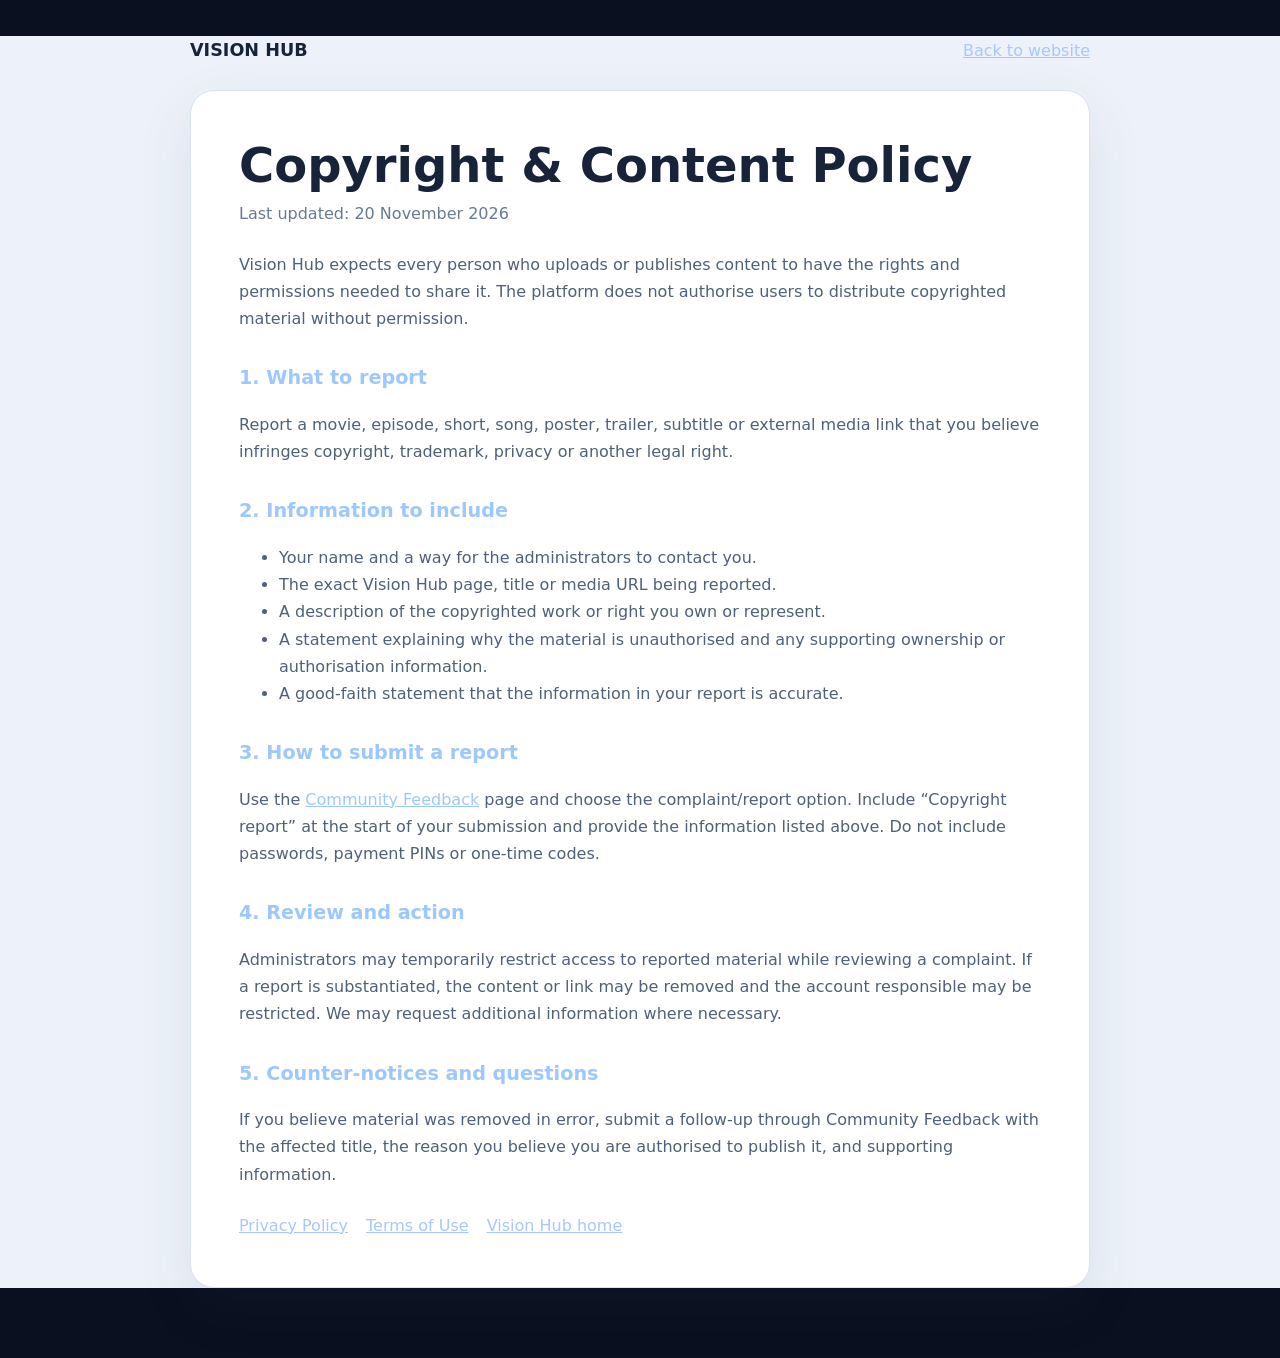
<file: copyright.html>
<!doctype html>
<html lang="en">
<head>
<meta charset="utf-8"><meta name="viewport" content="width=device-width,initial-scale=1">
<meta name="robots" content="index,follow">
<title>Copyright & Content Policy | Vision Hub</title>
<meta name="description" content="Content rights and copyright reporting process for Vision Hub.">
<style>
:root{color-scheme:dark light;font-family:Inter,system-ui,-apple-system,Segoe UI,sans-serif;background:#0b1020;color:#edf2ff}*{box-sizing:border-box}body{margin:0;background:radial-gradient(circle at 10% 0%,#24345a 0,transparent 36%),#0b1020;line-height:1.7}.wrap{width:min(900px,calc(100% - 32px));margin:36px auto 70px}.top{display:flex;justify-content:space-between;align-items:center;gap:16px;margin-bottom:24px}.brand{font-weight:850;font-size:1.1rem;color:#fff;text-decoration:none}.top a:last-child{color:#a9c6ff}.sheet{padding:clamp(22px,5vw,48px);border:1px solid #ffffff20;border-radius:24px;background:#111b2deF;box-shadow:0 24px 80px #0006}h1{font-size:clamp(2rem,5vw,3rem);line-height:1.1;margin:0 0 8px}h2{margin:30px 0 8px;font-size:1.2rem;color:#9cc8ff}p,li{color:#c6d2e6}a{color:#9cc8ff}.updated{margin:0 0 24px;color:#94a6c2}.footer{margin-top:24px;display:flex;gap:18px;flex-wrap:wrap}.footer a{color:#a9c6ff}@media(prefers-color-scheme:light){body{background:#edf2fa;color:#172338}.sheet{background:#fff;border-color:#d9e2ef;box-shadow:0 20px 55px #24324a18}p,li{color:#4f6079}.brand{color:#172338}.updated{color:#687a93}}
</style>
</head>
<body><main class="wrap">
<header class="top"><a class="brand" href="/">VISION HUB</a><a href="/">Back to website</a></header>
<article class="sheet">
<h1>Copyright & Content Policy</h1>
<p class="updated">Last updated: 20 November 2026</p>
<p>Vision Hub expects every person who uploads or publishes content to have the rights and permissions needed to share it. The platform does not authorise users to distribute copyrighted material without permission.</p>

<h2>1. What to report</h2>
<p>Report a movie, episode, short, song, poster, trailer, subtitle or external media link that you believe infringes copyright, trademark, privacy or another legal right.</p>

<h2>2. Information to include</h2>
<ul>
<li>Your name and a way for the administrators to contact you.</li>
<li>The exact Vision Hub page, title or media URL being reported.</li>
<li>A description of the copyrighted work or right you own or represent.</li>
<li>A statement explaining why the material is unauthorised and any supporting ownership or authorisation information.</li>
<li>A good-faith statement that the information in your report is accurate.</li>
</ul>

<h2>3. How to submit a report</h2>
<p>Use the <a href="/#community">Community Feedback</a> page and choose the complaint/report option. Include “Copyright report” at the start of your submission and provide the information listed above. Do not include passwords, payment PINs or one-time codes.</p>

<h2>4. Review and action</h2>
<p>Administrators may temporarily restrict access to reported material while reviewing a complaint. If a report is substantiated, the content or link may be removed and the account responsible may be restricted. We may request additional information where necessary.</p>

<h2>5. Counter-notices and questions</h2>
<p>If you believe material was removed in error, submit a follow-up through Community Feedback with the affected title, the reason you believe you are authorised to publish it, and supporting information.</p>
<div class="footer"><a href="/privacy.html">Privacy Policy</a><a href="/terms.html">Terms of Use</a><a href="/">Vision Hub home</a></div>
</article></main></body></html>
</file>
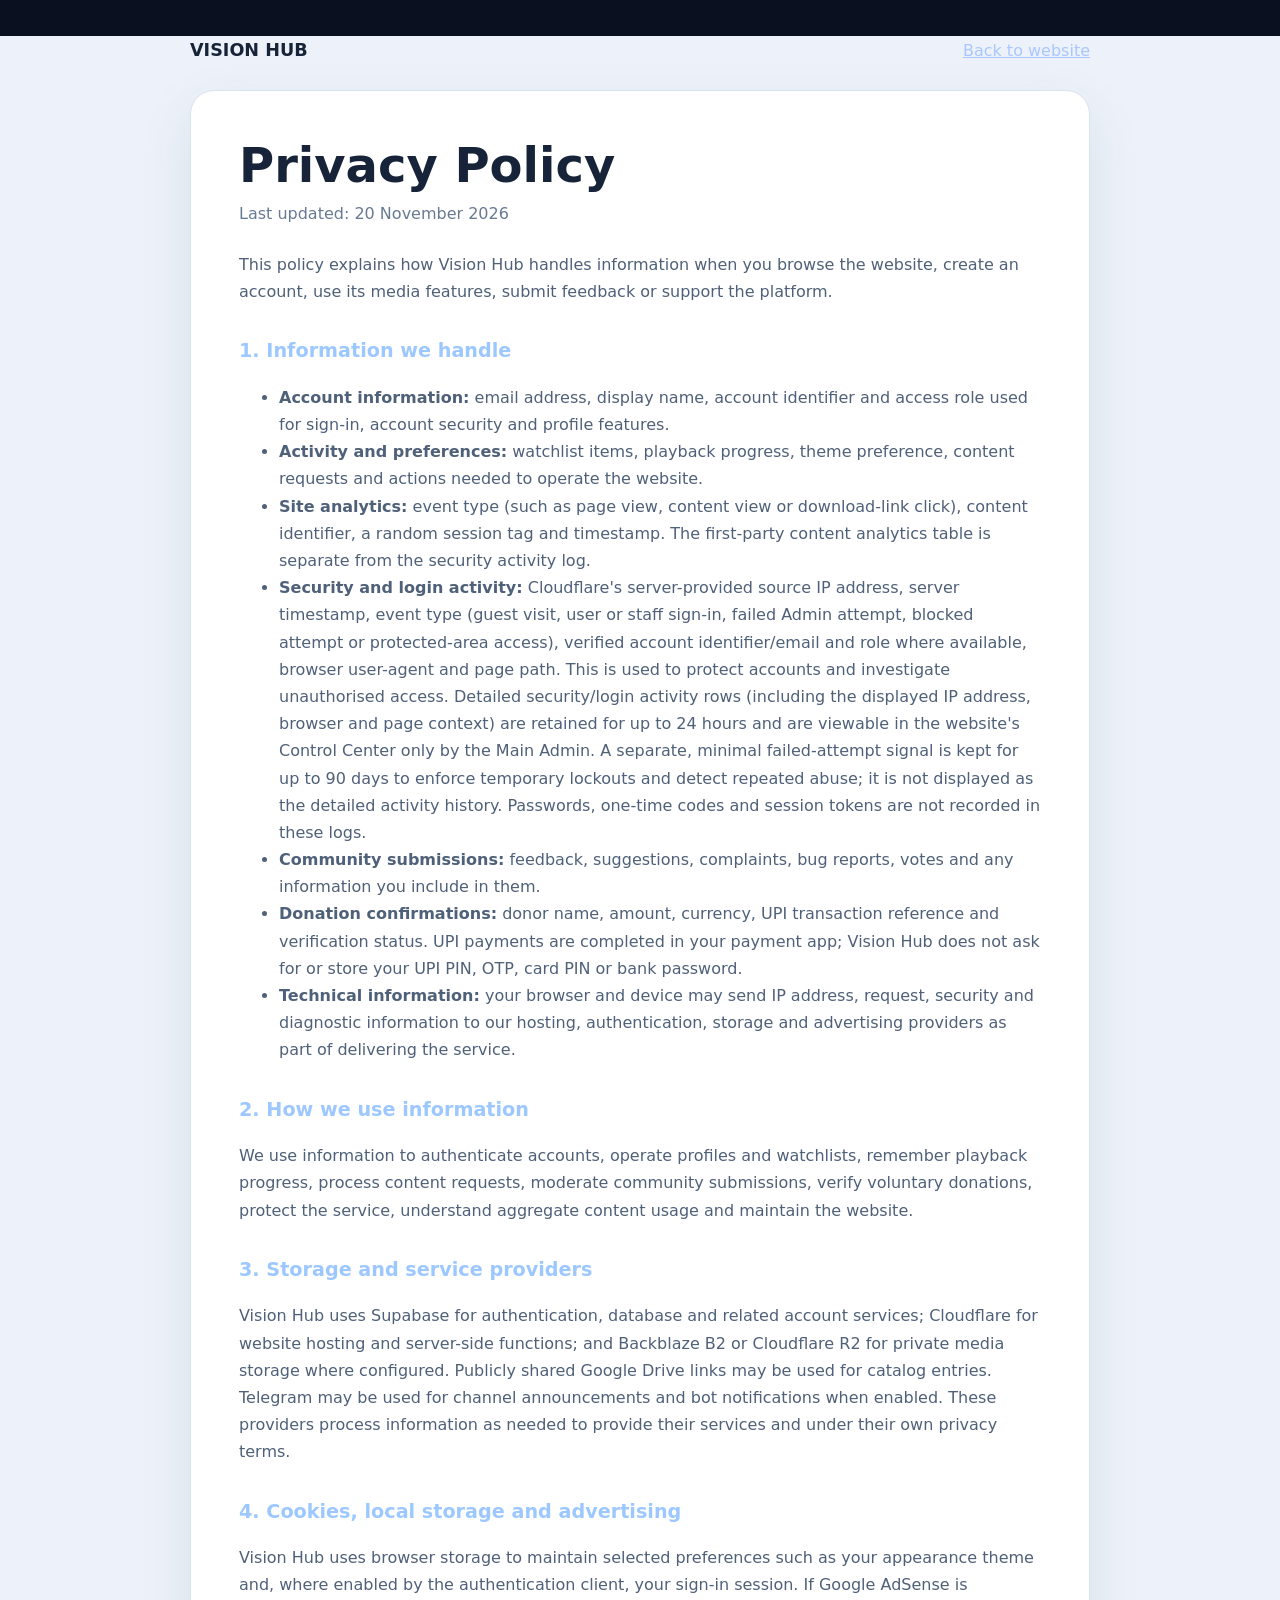
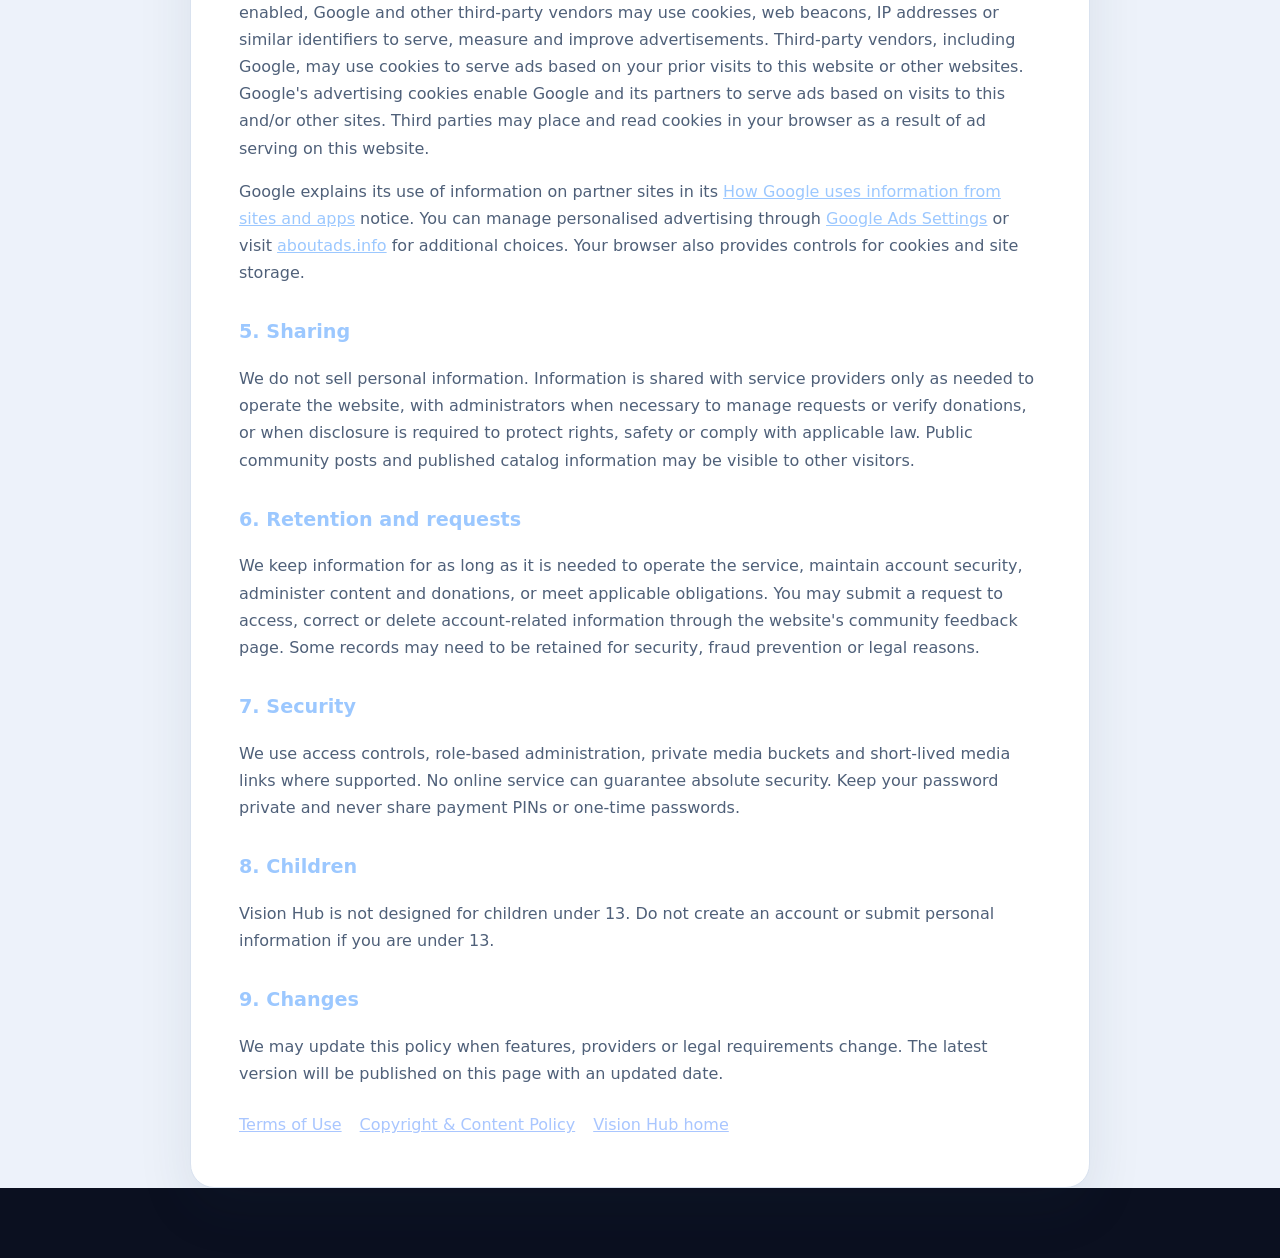
<file: privacy.html>
<!doctype html>
<html lang="en">
<head>
<meta charset="utf-8"><meta name="viewport" content="width=device-width,initial-scale=1">
<meta name="robots" content="index,follow">
<title>Privacy Policy | Vision Hub</title>
<meta name="description" content="How Vision Hub handles account data, viewing activity, storage, donations and advertising technologies.">
<style>
:root{color-scheme:dark light;font-family:Inter,system-ui,-apple-system,Segoe UI,sans-serif;background:#0b1020;color:#edf2ff}*{box-sizing:border-box}body{margin:0;background:radial-gradient(circle at 10% 0%,#24345a 0,transparent 36%),#0b1020;line-height:1.7}.wrap{width:min(900px,calc(100% - 32px));margin:36px auto 70px}.top{display:flex;justify-content:space-between;align-items:center;gap:16px;margin-bottom:24px}.brand{font-weight:850;font-size:1.1rem;color:#fff;text-decoration:none}.top a:last-child{color:#a9c6ff}.sheet{padding:clamp(22px,5vw,48px);border:1px solid #ffffff20;border-radius:24px;background:#111b2deF;box-shadow:0 24px 80px #0006}h1{font-size:clamp(2rem,5vw,3rem);line-height:1.1;margin:0 0 8px}h2{margin:30px 0 8px;font-size:1.2rem;color:#9cc8ff}p,li{color:#c6d2e6}a{color:#9cc8ff}small{color:#9aa9c0}.updated{margin:0 0 24px;color:#94a6c2}.footer{margin-top:24px;display:flex;gap:18px;flex-wrap:wrap}.footer a{color:#a9c6ff}@media(prefers-color-scheme:light){body{background:#edf2fa;color:#172338}.sheet{background:#fff;border-color:#d9e2ef;box-shadow:0 20px 55px #24324a18}p,li{color:#4f6079}.brand{color:#172338}.updated,small{color:#687a93}}
</style>
</head>
<body><main class="wrap">
<header class="top"><a class="brand" href="/">VISION HUB</a><a href="/">Back to website</a></header>
<article class="sheet">
<h1>Privacy Policy</h1>
<p class="updated">Last updated: 20 November 2026</p>
<p>This policy explains how Vision Hub handles information when you browse the website, create an account, use its media features, submit feedback or support the platform.</p>

<h2>1. Information we handle</h2>
<ul>
<li><strong>Account information:</strong> email address, display name, account identifier and access role used for sign-in, account security and profile features.</li>
<li><strong>Activity and preferences:</strong> watchlist items, playback progress, theme preference, content requests and actions needed to operate the website.</li>
<li><strong>Site analytics:</strong> event type (such as page view, content view or download-link click), content identifier, a random session tag and timestamp. The first-party content analytics table is separate from the security activity log.</li>
<li><strong>Security and login activity:</strong> Cloudflare's server-provided source IP address, server timestamp, event type (guest visit, user or staff sign-in, failed Admin attempt, blocked attempt or protected-area access), verified account identifier/email and role where available, browser user-agent and page path. This is used to protect accounts and investigate unauthorised access. Detailed security/login activity rows (including the displayed IP address, browser and page context) are retained for up to 24 hours and are viewable in the website's Control Center only by the Main Admin. A separate, minimal failed-attempt signal is kept for up to 90 days to enforce temporary lockouts and detect repeated abuse; it is not displayed as the detailed activity history. Passwords, one-time codes and session tokens are not recorded in these logs.</li>
<li><strong>Community submissions:</strong> feedback, suggestions, complaints, bug reports, votes and any information you include in them.</li>
<li><strong>Donation confirmations:</strong> donor name, amount, currency, UPI transaction reference and verification status. UPI payments are completed in your payment app; Vision Hub does not ask for or store your UPI PIN, OTP, card PIN or bank password.</li>
<li><strong>Technical information:</strong> your browser and device may send IP address, request, security and diagnostic information to our hosting, authentication, storage and advertising providers as part of delivering the service.</li>
</ul>

<h2>2. How we use information</h2>
<p>We use information to authenticate accounts, operate profiles and watchlists, remember playback progress, process content requests, moderate community submissions, verify voluntary donations, protect the service, understand aggregate content usage and maintain the website.</p>

<h2>3. Storage and service providers</h2>
<p>Vision Hub uses Supabase for authentication, database and related account services; Cloudflare for website hosting and server-side functions; and Backblaze B2 or Cloudflare R2 for private media storage where configured. Publicly shared Google Drive links may be used for catalog entries. Telegram may be used for channel announcements and bot notifications when enabled. These providers process information as needed to provide their services and under their own privacy terms.</p>

<h2>4. Cookies, local storage and advertising</h2>
<p>Vision Hub uses browser storage to maintain selected preferences such as your appearance theme and, where enabled by the authentication client, your sign-in session. If Google AdSense is enabled, Google and other third-party vendors may use cookies, web beacons, IP addresses or similar identifiers to serve, measure and improve advertisements. Third-party vendors, including Google, may use cookies to serve ads based on your prior visits to this website or other websites. Google's advertising cookies enable Google and its partners to serve ads based on visits to this and/or other sites. Third parties may place and read cookies in your browser as a result of ad serving on this website.</p>
<p>Google explains its use of information on partner sites in its <a href="https://policies.google.com/technologies/partner-sites" target="_blank" rel="noopener noreferrer">How Google uses information from sites and apps</a> notice. You can manage personalised advertising through <a href="https://adssettings.google.com/" target="_blank" rel="noopener noreferrer">Google Ads Settings</a> or visit <a href="https://www.aboutads.info/choices/" target="_blank" rel="noopener noreferrer">aboutads.info</a> for additional choices. Your browser also provides controls for cookies and site storage.</p>

<h2>5. Sharing</h2>
<p>We do not sell personal information. Information is shared with service providers only as needed to operate the website, with administrators when necessary to manage requests or verify donations, or when disclosure is required to protect rights, safety or comply with applicable law. Public community posts and published catalog information may be visible to other visitors.</p>

<h2>6. Retention and requests</h2>
<p>We keep information for as long as it is needed to operate the service, maintain account security, administer content and donations, or meet applicable obligations. You may submit a request to access, correct or delete account-related information through the website's community feedback page. Some records may need to be retained for security, fraud prevention or legal reasons.</p>

<h2>7. Security</h2>
<p>We use access controls, role-based administration, private media buckets and short-lived media links where supported. No online service can guarantee absolute security. Keep your password private and never share payment PINs or one-time passwords.</p>

<h2>8. Children</h2>
<p>Vision Hub is not designed for children under 13. Do not create an account or submit personal information if you are under 13.</p>

<h2>9. Changes</h2>
<p>We may update this policy when features, providers or legal requirements change. The latest version will be published on this page with an updated date.</p>
<div class="footer"><a href="/terms.html">Terms of Use</a><a href="/copyright.html">Copyright & Content Policy</a><a href="/">Vision Hub home</a></div>
</article></main></body></html>
</file>
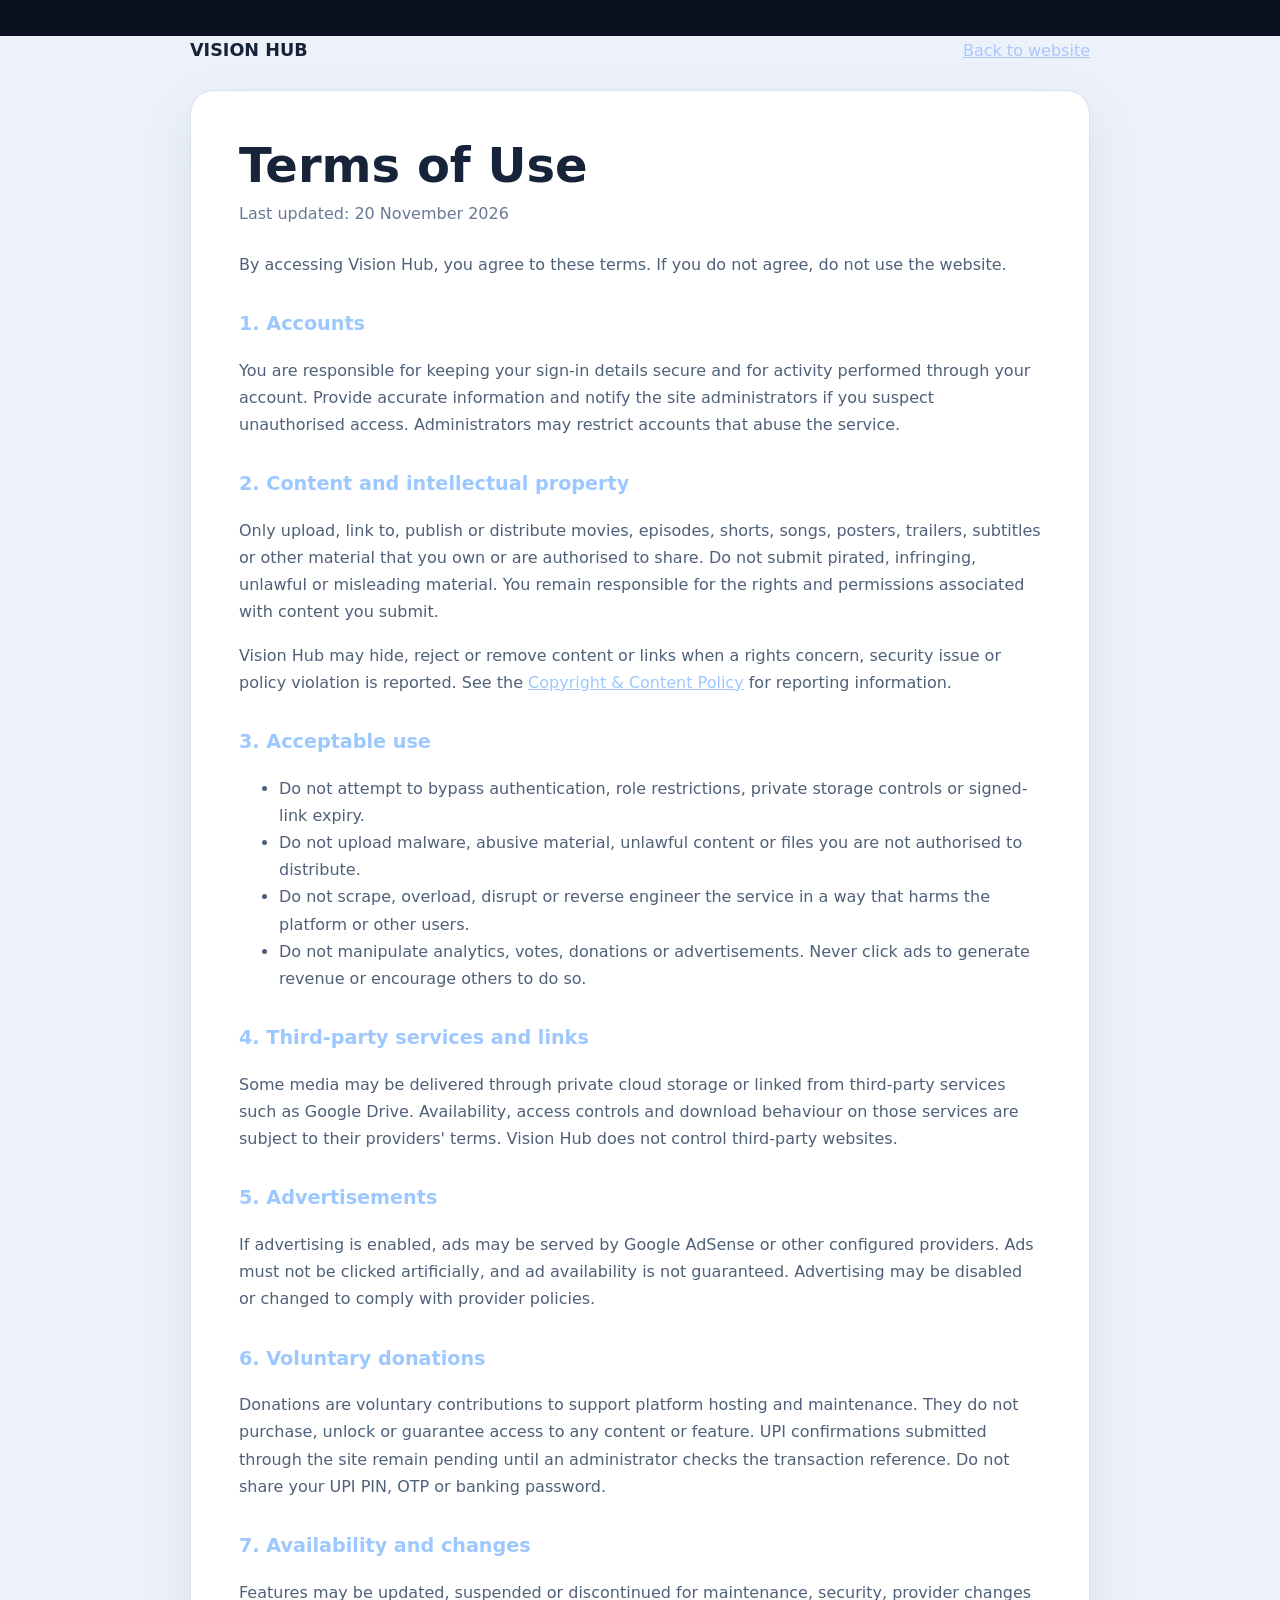
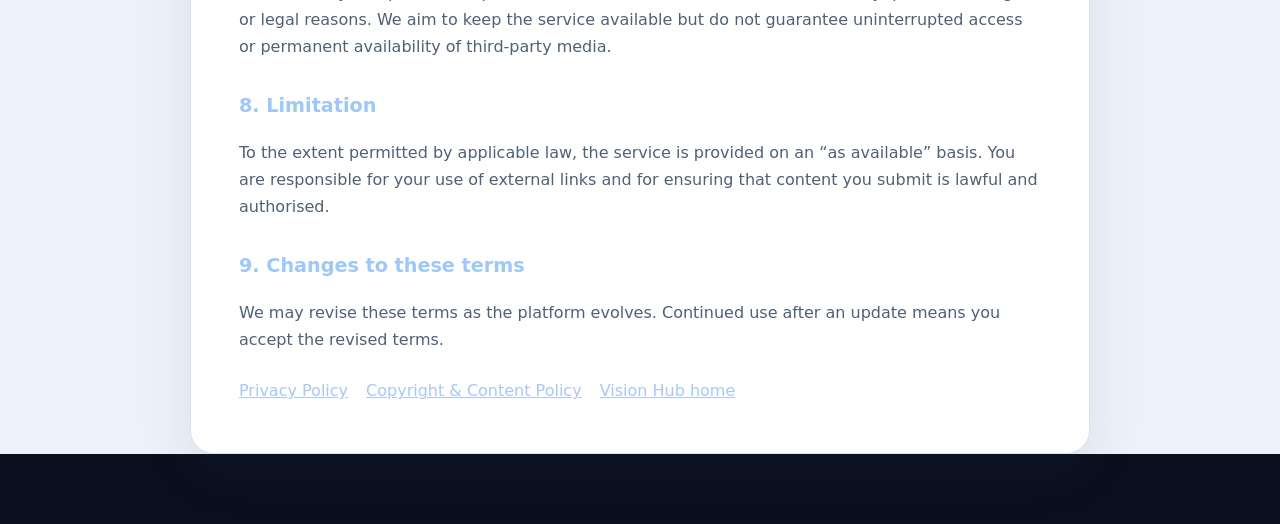
<file: terms.html>
<!doctype html>
<html lang="en">
<head>
<meta charset="utf-8"><meta name="viewport" content="width=device-width,initial-scale=1">
<meta name="robots" content="index,follow">
<title>Terms of Use | Vision Hub</title>
<meta name="description" content="Terms for using Vision Hub accounts, media features, community tools and donations.">
<style>
:root{color-scheme:dark light;font-family:Inter,system-ui,-apple-system,Segoe UI,sans-serif;background:#0b1020;color:#edf2ff}*{box-sizing:border-box}body{margin:0;background:radial-gradient(circle at 10% 0%,#24345a 0,transparent 36%),#0b1020;line-height:1.7}.wrap{width:min(900px,calc(100% - 32px));margin:36px auto 70px}.top{display:flex;justify-content:space-between;align-items:center;gap:16px;margin-bottom:24px}.brand{font-weight:850;font-size:1.1rem;color:#fff;text-decoration:none}.top a:last-child{color:#a9c6ff}.sheet{padding:clamp(22px,5vw,48px);border:1px solid #ffffff20;border-radius:24px;background:#111b2deF;box-shadow:0 24px 80px #0006}h1{font-size:clamp(2rem,5vw,3rem);line-height:1.1;margin:0 0 8px}h2{margin:30px 0 8px;font-size:1.2rem;color:#9cc8ff}p,li{color:#c6d2e6}a{color:#9cc8ff}.updated{margin:0 0 24px;color:#94a6c2}.footer{margin-top:24px;display:flex;gap:18px;flex-wrap:wrap}.footer a{color:#a9c6ff}@media(prefers-color-scheme:light){body{background:#edf2fa;color:#172338}.sheet{background:#fff;border-color:#d9e2ef;box-shadow:0 20px 55px #24324a18}p,li{color:#4f6079}.brand{color:#172338}.updated{color:#687a93}}
</style>
</head>
<body><main class="wrap">
<header class="top"><a class="brand" href="/">VISION HUB</a><a href="/">Back to website</a></header>
<article class="sheet">
<h1>Terms of Use</h1>
<p class="updated">Last updated: 20 November 2026</p>
<p>By accessing Vision Hub, you agree to these terms. If you do not agree, do not use the website.</p>

<h2>1. Accounts</h2>
<p>You are responsible for keeping your sign-in details secure and for activity performed through your account. Provide accurate information and notify the site administrators if you suspect unauthorised access. Administrators may restrict accounts that abuse the service.</p>

<h2>2. Content and intellectual property</h2>
<p>Only upload, link to, publish or distribute movies, episodes, shorts, songs, posters, trailers, subtitles or other material that you own or are authorised to share. Do not submit pirated, infringing, unlawful or misleading material. You remain responsible for the rights and permissions associated with content you submit.</p>
<p>Vision Hub may hide, reject or remove content or links when a rights concern, security issue or policy violation is reported. See the <a href="/copyright.html">Copyright & Content Policy</a> for reporting information.</p>

<h2>3. Acceptable use</h2>
<ul>
<li>Do not attempt to bypass authentication, role restrictions, private storage controls or signed-link expiry.</li>
<li>Do not upload malware, abusive material, unlawful content or files you are not authorised to distribute.</li>
<li>Do not scrape, overload, disrupt or reverse engineer the service in a way that harms the platform or other users.</li>
<li>Do not manipulate analytics, votes, donations or advertisements. Never click ads to generate revenue or encourage others to do so.</li>
</ul>

<h2>4. Third-party services and links</h2>
<p>Some media may be delivered through private cloud storage or linked from third-party services such as Google Drive. Availability, access controls and download behaviour on those services are subject to their providers' terms. Vision Hub does not control third-party websites.</p>

<h2>5. Advertisements</h2>
<p>If advertising is enabled, ads may be served by Google AdSense or other configured providers. Ads must not be clicked artificially, and ad availability is not guaranteed. Advertising may be disabled or changed to comply with provider policies.</p>

<h2>6. Voluntary donations</h2>
<p>Donations are voluntary contributions to support platform hosting and maintenance. They do not purchase, unlock or guarantee access to any content or feature. UPI confirmations submitted through the site remain pending until an administrator checks the transaction reference. Do not share your UPI PIN, OTP or banking password.</p>

<h2>7. Availability and changes</h2>
<p>Features may be updated, suspended or discontinued for maintenance, security, provider changes or legal reasons. We aim to keep the service available but do not guarantee uninterrupted access or permanent availability of third-party media.</p>

<h2>8. Limitation</h2>
<p>To the extent permitted by applicable law, the service is provided on an “as available” basis. You are responsible for your use of external links and for ensuring that content you submit is lawful and authorised.</p>

<h2>9. Changes to these terms</h2>
<p>We may revise these terms as the platform evolves. Continued use after an update means you accept the revised terms.</p>
<div class="footer"><a href="/privacy.html">Privacy Policy</a><a href="/copyright.html">Copyright & Content Policy</a><a href="/">Vision Hub home</a></div>
</article></main></body></html>
</file>
